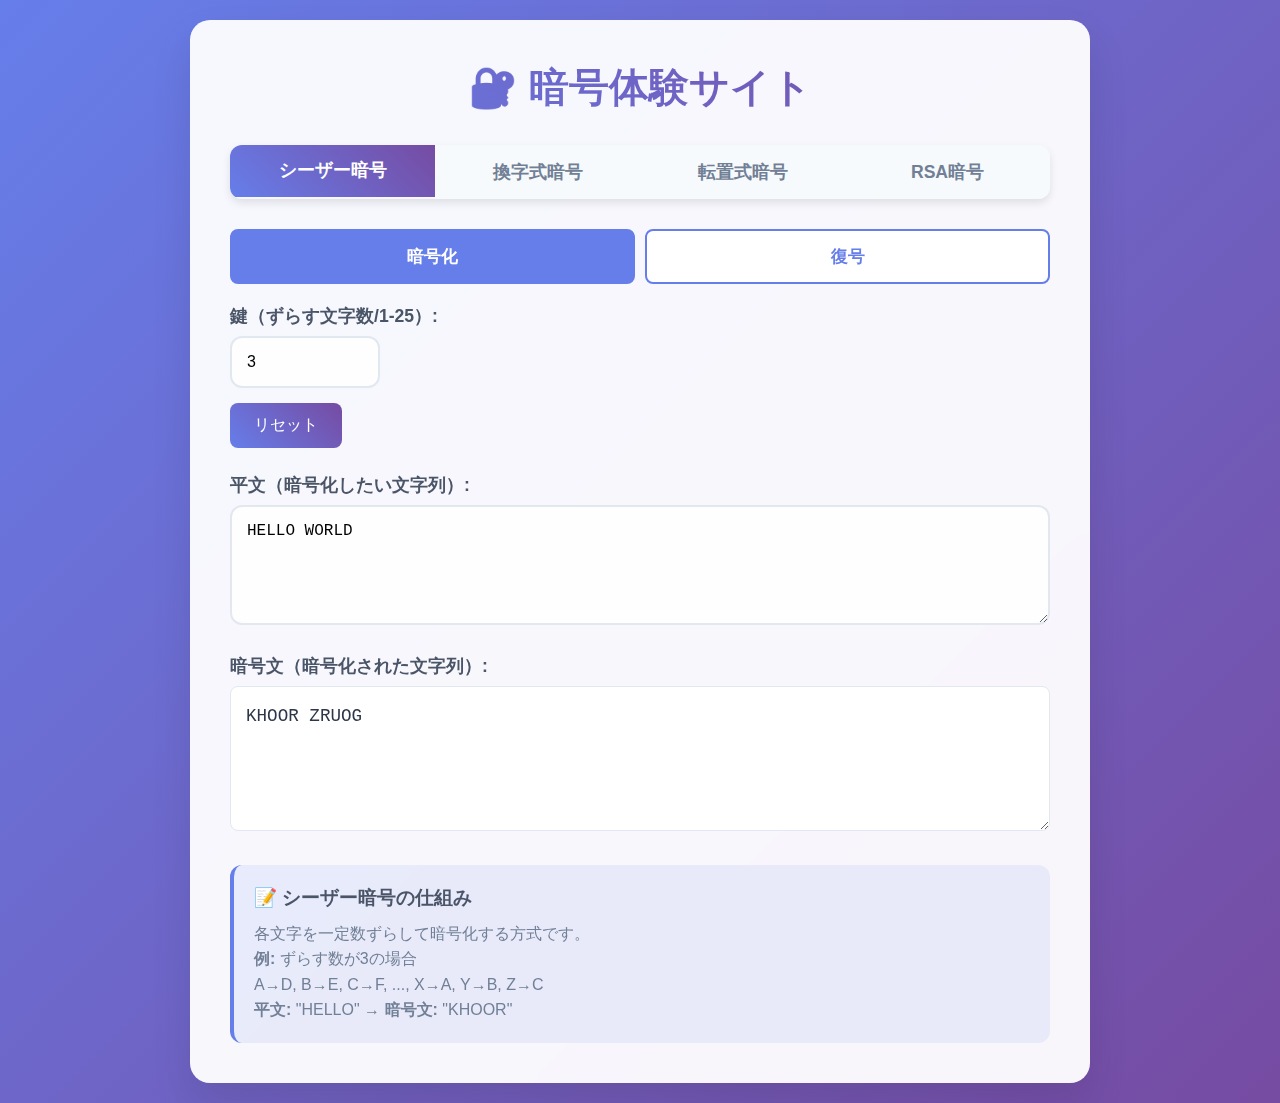
<file: index.html>
<!DOCTYPE html>
<html lang="en">

<head>
    <meta charset="UTF-8">
    <meta name="viewport" content="width=device-width, initial-scale=1.0">
    <title>暗号体験サイト</title>
    <link rel="stylesheet" href="style.css">
</head>

<body>
    <div class="container">
        <h1>🔐 暗号体験サイト</h1>

        <div class="cipher-tabs">
            <button class="tab-button active" onclick="switchTab('caesar')">シーザー暗号</button>
            <button class="tab-button" onclick="switchTab('substitution')">換字式暗号</button>
            <button class="tab-button" onclick="switchTab('scytale')">転置式暗号</button>
            <button class="tab-button" onclick="switchTab('rsa')">RSA暗号</button>
        </div>

        <!-- シーザー暗号セクション -->
        <div id="caesar-section" class="cipher-section active">
            <div class="mode-toggle">
                <button class="mode-btn active" onclick="setCaesarMode('encrypt')">暗号化</button>
                <button class="mode-btn" onclick="setCaesarMode('decrypt')">復号</button>
            </div>

            <div class="input-group">
                <label for="shift">鍵（ずらす文字数/1-25）:</label>
                <input type="number" id="shift" class="shift-input" min="1" max="25" value="3"
                    oninput="processCaesar()">
                <div class="button-group">
                    <button class="btn" onclick="resetCaesar()">リセット</button>
                </div>
            </div>

            <div class="input-group">
                <label for="caesar-input" id="caesar-input-label">平文（暗号化したい文字列）:</label>
                <textarea id="caesar-input" placeholder="暗号化したい文字列を入力してください..." oninput="processCaesar()"></textarea>
            </div>

            <div class="input-group">
                <label id="caesar-output-label">暗号文（暗号化された文字列）:</label>
                <textarea id="caesar-output" class="output-text" readonly placeholder="ここに暗号化された文字列が表示されます" rows="4"></textarea>
            </div>

            <div class="example">
                <h3>📝 シーザー暗号の仕組み</h3>
                <p>
                    各文字を一定数ずらして暗号化する方式です。<br>
                    <strong>例:</strong> ずらす数が3の場合<br>
                    A→D, B→E, C→F, ..., X→A, Y→B, Z→C<br>
                    <strong>平文:</strong> "HELLO" → <strong>暗号文:</strong> "KHOOR"
                </p>
            </div>
        </div>

        <!-- 換字式暗号セクション -->
        <div id="substitution-section" class="cipher-section">
            <div class="mode-toggle">
                <button class="mode-btn active" onclick="setSubstitutionMode('encrypt')">暗号化</button>
                <button class="mode-btn" onclick="setSubstitutionMode('decrypt')">復号</button>
            </div>

            <div class="input-group">
                <!-- <label for="substitution-key">暗号化キー（26文字のアルファベット）:</label> -->
                <input hidden type="text" id="substitution-key" class="substitution-key"
                    placeholder="QWERTYUIOPASDFGHJKLZXCVBNM" maxlength="26" oninput="processSubstitution()">
                <div class="input-group">
                    <label for="key-number">鍵（対応表/1-300）:</label>
                    <input type="number" id="key-number" class="shift-input" min="1" max="300" value="1"
                        oninput="selectKeyByNumber()">
                </div>
                <div class="button-group">
                    <!-- <button class="btn-secondary btn" onclick="selectKeyByNumber()">キー選択</button> -->
                    <button class="btn" onclick="resetSubstitution()">リセット</button>
                </div>
            </div>

            <div class="key-display" id="key-display">
                <strong>対応表:</strong><br>
                <span id="alphabet-display">A B C D E F G H I J K L M N O P Q R S T U V W X Y Z</span><br>
                <span id="key-display-text">↓ ↓ ↓ ↓ ↓ ↓ ↓ ↓ ↓ ↓ ↓ ↓ ↓ ↓ ↓ ↓ ↓ ↓ ↓ ↓ ↓ ↓ ↓ ↓ ↓ ↓</span><br>
                <span id="substitution-display">Q W E R T Y U I O P A S D F G H J K L Z X C V B N M</span>
            </div>

            <div class="input-group">
                <label for="substitution-input" id="substitution-input-label">平文（暗号化したい文字列）:</label>
                <textarea id="substitution-input" placeholder="暗号化したい文字列を入力してください..." oninput="processSubstitution()"></textarea>
            </div>

            <div class="input-group">
                <label id="substitution-output-label">暗号文（暗号化された文字列）:</label>
                <textarea id="substitution-output" class="output-text" readonly placeholder="ここに暗号化された文字列が表示されます" rows="4"></textarea>
            </div>

            <div class="example">
                <h3>📝 換字式暗号の仕組み</h3>
                <p>
                    各文字を別の文字にで置き換える暗号方式です。<br>
                    26文字のアルファベットを別の順序に並べた対応表を使用します。<br>
                    <strong>例:</strong> A→Q, B→W, C→E, D→R, E→T...<br>
                    <strong>平文:</strong> "HELLO" → <strong>暗号文:</strong> "ITSSG"
                </p>
            </div>
        </div>

        <!-- スキュタレー暗号セクション -->
        <div id="scytale-section" class="cipher-section">
            <div class="mode-toggle">
                <button class="mode-btn active" onclick="setScytaleMode('encrypt')">暗号化</button>
                <button class="mode-btn" onclick="setScytaleMode('decrypt')">復号</button>
            </div>

            <div class="input-group">
                <label for="scytale-rows">鍵（区切る文字数/2-20）:</label>
                <input type="number" id="scytale-rows" class="shift-input" min="2" max="20" value="4"
                    oninput="processScytale()">
                <div class="button-group">
                    <button class="btn" onclick="resetScytale()">リセット</button>
                </div>
            </div>

            <div class="input-group">
                <label for="scytale-input" id="scytale-input-label">平文（暗号化したい文字列）:</label>
                <textarea id="scytale-input" placeholder="暗号化したい文字列を入力してください..." oninput="processScytale()"></textarea>
            </div>

            <!-- <div class="output-section"> -->
                <div class="input-group">
                    <label id="scytale-output-label">暗号文（暗号化された文字列）:</label>
                    <textarea id="scytale-output" class="output-text" readonly placeholder="ここに暗号化された文字列が表示されます" rows="4"></textarea>
                </div>
                <div id="scytale-matrix" class="scytale-matrix"></div>
            <!-- </div> -->
            <div class="example">
                <h3>📝 スキュタレー暗号の仕組み</h3>
                <p>
                    棒に紙を巻き付けて文字を書き、紙をほどくと文字が並び替わる古代ギリシャの転置式暗号です。<br>
                    <strong>例:</strong> 行数4、平文: "WEAREDISCOVEREDRUN"<br>
                    <strong>暗号文:</strong> "WVNREAEERDDCUIOSER"
                </p>
            </div>
        </div>

        <!-- RSA暗号セクション -->
        <div id="rsa-section" class="cipher-section">
            <div class="mode-toggle">
                <button class="mode-btn active" onclick="setRsaMode('encrypt')">暗号化</button>
                <button class="mode-btn" onclick="setRsaMode('decrypt')">復号</button>
            </div>

            <div class="input-group">
                <label for="rsa-public-key">公開鍵 (n, e):</label>
                <input type="text" id="rsa-public-key" placeholder="例: 3233,17" oninput="processRsa()">
            </div>
            <div class="input-group">
                <label for="rsa-private-key">秘密鍵 (n, d):</label>
                <input type="password" id="rsa-private-key" placeholder="例: 3233,413" oninput="processRsa()">
                <div class="button-group">
                    <button class="btn-secondary btn" onclick="generateRsaKey()">簡易鍵生成</button>
                    <button class="btn" onclick="resetRsa()">リセット</button>
                    <button class="btn" id="toggle-rsa-key-visibility" onclick="toggleRsaKeyVisibility()">表示</button>
                </div>
            </div>

            <div class="input-group">
                <label for="rsa-input" id="rsa-input-label">平文（暗号化したい文字列）:</label>
                <textarea id="rsa-input" placeholder="暗号化したい文字列を入力してください..." oninput="processRsa()"></textarea>
            </div>

            <div class="input-group">
                <label id="rsa-output-label">暗号文（暗号化された文字列）:</label>
                <textarea id="rsa-output" class="output-text" readonly placeholder="ここに結果が表示されます" rows="4"></textarea>
            </div>
            <div class="example">
                <h3>📝 RSA暗号の仕組み</h3>
                <p>
                    大きな素数を使った公開鍵暗号方式です。<br>
                    <strong>例:</strong> 公開鍵 (n=3233, e=17), 秘密鍵 (n=3233, d=413)<br>
                    <strong>平文:</strong> "HELLO" → <strong>暗号文:</strong> "..."
                </p>
            </div>
        </div>
    </div>

    <script src="substitution-keys.js"></script>
    <script src="script.js"></script>
    <script>
        // ここには何も記述しません（関数定義はcrypt2.jsに移動）
    </script>
</body>

</html>
</file>
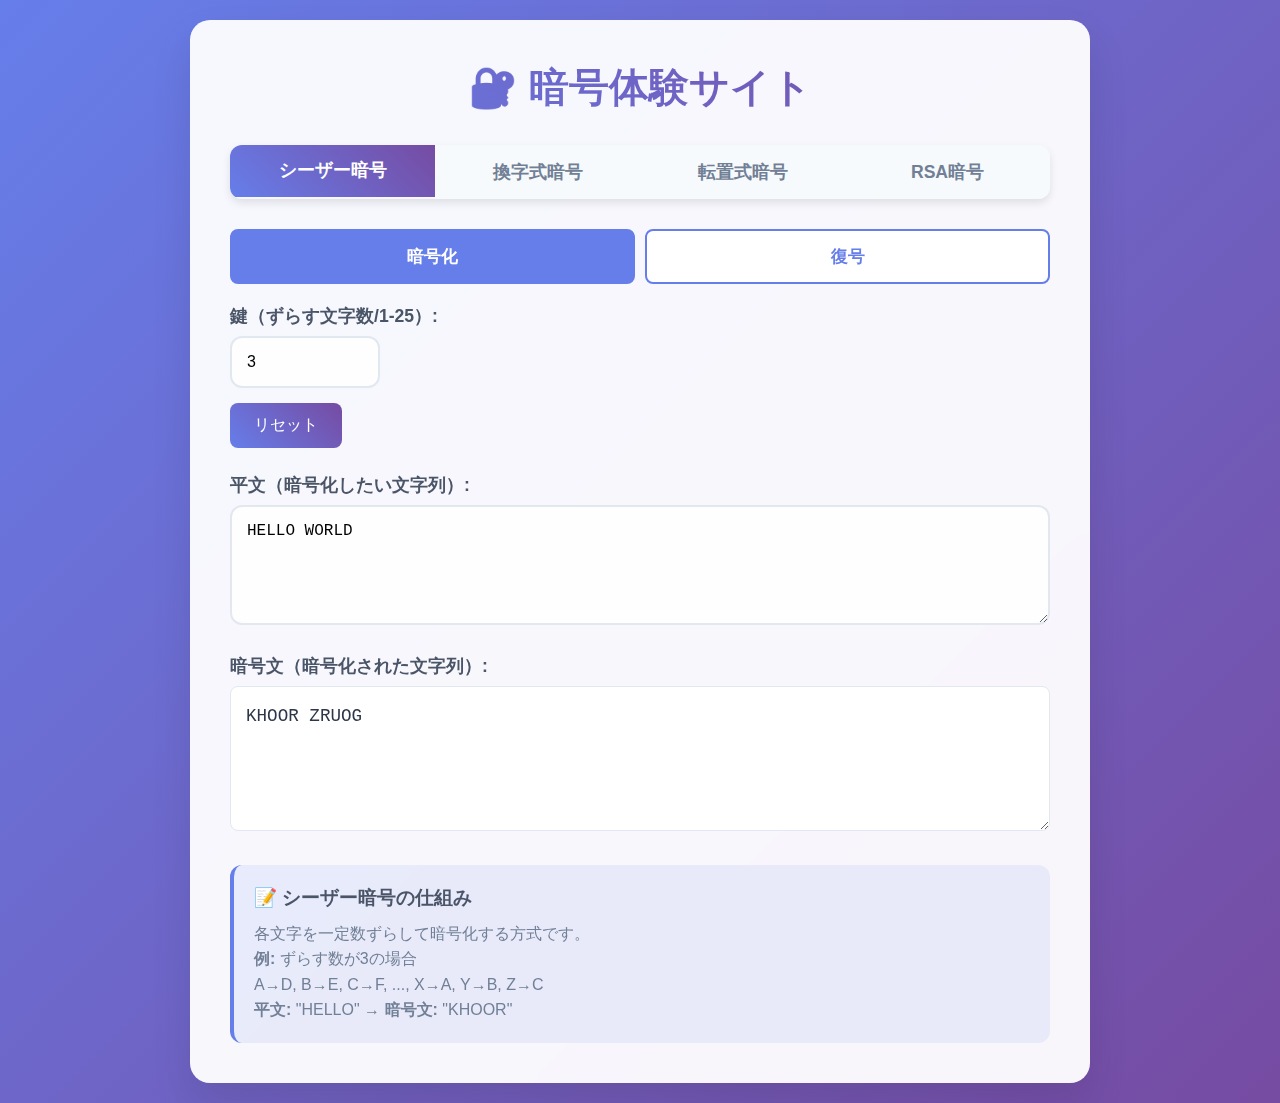
<file: hidden.html>
<!DOCTYPE html>
<html lang="en">

<head>
    <meta charset="UTF-8">
    <meta name="viewport" content="width=device-width, initial-scale=1.0">
    <title>隠し暗号体験サイト</title>
    <link rel="stylesheet" href="style.css">
</head>

<body>
    <div class="container">
        <h1>🔐 暗号体験サイト</h1>

        <div class="cipher-tabs">
            <button class="tab-button active" onclick="switchTab('caesar')">シーザー暗号</button>
            <button class="tab-button" onclick="switchTab('substitution')">換字式暗号</button>
            <button class="tab-button" onclick="switchTab('scytale')">転置式暗号</button>
            <button class="tab-button" onclick="switchTab('rsa')">RSA暗号</button>
        </div>

        <!-- シーザー暗号セクション -->
        <div id="caesar-section" class="cipher-section active">
            <div class="mode-toggle">
                <button class="mode-btn active" onclick="setCaesarMode('encrypt')">暗号化</button>
                <button class="mode-btn" onclick="setCaesarMode('decrypt')">復号</button>
            </div>

            <div class="input-group">
                <label for="shift">鍵（ずらす文字数/1-25）:</label>
                <input type="number" id="shift" class="shift-input" min="1" max="25" value="3"
                    oninput="processCaesar()">
                <div class="button-group">
                    <button class="btn" onclick="resetCaesar()">リセット</button>
                </div>
            </div>

            <div class="input-group">
                <label for="caesar-input" id="caesar-input-label">平文（暗号化したい文字列）:</label>
                <textarea id="caesar-input" placeholder="暗号化したい文字列を入力してください..." oninput="processCaesar()"></textarea>
            </div>

            <div class="input-group">
                <label id="caesar-output-label">暗号文（暗号化された文字列）:</label>
                <textarea id="caesar-output" class="output-text" readonly placeholder="ここに暗号化された文字列が表示されます" rows="4"></textarea>
            </div>

            <div class="example">
                <h3>📝 シーザー暗号の仕組み</h3>
                <p>
                    各文字を一定数ずらして暗号化する方式です。<br>
                    <strong>例:</strong> ずらす数が3の場合<br>
                    A→D, B→E, C→F, ..., X→A, Y→B, Z→C<br>
                    <strong>平文:</strong> "HELLO" → <strong>暗号文:</strong> "KHOOR"
                </p>
            </div>
        </div>

        <!-- 換字式暗号セクション -->
        <div id="substitution-section" class="cipher-section">
            <div class="mode-toggle">
                <button class="mode-btn active" onclick="setSubstitutionMode('encrypt')">暗号化</button>
                <button class="mode-btn" onclick="setSubstitutionMode('decrypt')">復号</button>
            </div>

            <div class="input-group">
                <!-- <label for="substitution-key">暗号化キー（26文字のアルファベット）:</label> -->
                <input hidden type="text" id="substitution-key" class="substitution-key"
                    placeholder="QWERTYUIOPASDFGHJKLZXCVBNM" maxlength="26" oninput="processSubstitution()">
                <div class="input-group">
                    <label for="key-number">鍵（対応表/1-300）:</label>
                    <input type="number" id="key-number" class="shift-input" min="1" max="300" value="1"
                        oninput="selectKeyByNumber()">
                </div>
                <div class="button-group">
                    <!-- <button class="btn-secondary btn" onclick="selectKeyByNumber()">キー選択</button> -->
                    <button class="btn" onclick="resetSubstitution()">リセット</button>
                </div>
            </div>

            <div class="key-display" id="key-display">
                <strong>対応表:</strong><br>
                <span id="alphabet-display">A B C D E F G H I J K L M N O P Q R S T U V W X Y Z</span><br>
                <span id="key-display-text">↓ ↓ ↓ ↓ ↓ ↓ ↓ ↓ ↓ ↓ ↓ ↓ ↓ ↓ ↓ ↓ ↓ ↓ ↓ ↓ ↓ ↓ ↓ ↓ ↓ ↓</span><br>
                <span id="substitution-display">Q W E R T Y U I O P A S D F G H J K L Z X C V B N M</span>
            </div>

            <div class="input-group">
                <label for="substitution-input" id="substitution-input-label">平文（暗号化したい文字列）:</label>
                <textarea id="substitution-input" placeholder="暗号化したい文字列を入力してください..." oninput="processSubstitution()"></textarea>
            </div>

            <div class="input-group">
                <label id="substitution-output-label">暗号文（暗号化された文字列）:</label>
                <textarea id="substitution-output" class="output-text" readonly placeholder="ここに暗号化された文字列が表示されます" rows="4"></textarea>
            </div>

            <div class="example">
                <h3>📝 換字式暗号の仕組み</h3>
                <p>
                    各文字を別の文字にで置き換える暗号方式です。<br>
                    26文字のアルファベットを別の順序に並べた対応表を使用します。<br>
                    <strong>例:</strong> A→Q, B→W, C→E, D→R, E→T...<br>
                    <strong>平文:</strong> "HELLO" → <strong>暗号文:</strong> "ITSSG"
                </p>
            </div>
        </div>

        <!-- スキュタレー暗号セクション -->
        <div id="scytale-section" class="cipher-section">
            <div class="mode-toggle">
                <button class="mode-btn active" onclick="setScytaleMode('encrypt')">暗号化</button>
                <button class="mode-btn" onclick="setScytaleMode('decrypt')">復号</button>
            </div>

            <div class="input-group">
                <label for="scytale-rows">鍵（区切る文字数/2-20）:</label>
                <input type="number" id="scytale-rows" class="shift-input" min="2" max="20" value="4"
                    oninput="processScytale()">
                <div class="button-group">
                    <button class="btn" onclick="resetScytale()">リセット</button>
                </div>
            </div>

            <div class="input-group">
                <label for="scytale-input" id="scytale-input-label">平文（暗号化したい文字列）:</label>
                <textarea id="scytale-input" placeholder="暗号化したい文字列を入力してください..." oninput="processScytale()"></textarea>
            </div>

            <!-- <div class="output-section"> -->
                <div class="input-group">
                    <label id="scytale-output-label">暗号文（暗号化された文字列）:</label>
                    <textarea id="scytale-output" class="output-text" readonly placeholder="ここに暗号化された文字列が表示されます" rows="4"></textarea>
                </div>
                <div id="scytale-matrix" class="scytale-matrix"></div>
            <!-- </div> -->
            <div class="example">
                <h3>📝 スキュタレー暗号の仕組み</h3>
                <p>
                    棒に紙を巻き付けて文字を書き、紙をほどくと文字が並び替わる古代ギリシャの転置式暗号です。<br>
                    <strong>例:</strong> 行数4、平文: "WEAREDISCOVEREDRUN"<br>
                    <strong>暗号文:</strong> "WVNREAEERDDCUIOSER"
                </p>
            </div>
        </div>

        <!-- RSA暗号セクション -->
        <div id="rsa-section" class="cipher-section">
            <div class="mode-toggle">
                <button class="mode-btn active" onclick="setRsaMode('encrypt')">暗号化</button>
                <button class="mode-btn" onclick="setRsaMode('decrypt')">復号</button>
            </div>

            <div class="input-group">
                <label for="rsa-public-key">公開鍵 (n, e):</label>
                <input type="text" id="rsa-public-key" placeholder="例: 3233,17" oninput="processRsa()">
            </div>
            <div class="input-group">
                <label for="rsa-private-key">秘密鍵 (n, d):</label>
                <input type="password" id="rsa-private-key" placeholder="例: 3233,413" oninput="processRsa()">
                <div class="button-group">
                    <button class="btn-secondary btn" onclick="generateRsaKey()">簡易鍵生成</button>
                    <button class="btn" onclick="resetRsa()">リセット</button>
                    <button class="btn" id="toggle-rsa-key-visibility" onclick="toggleRsaKeyVisibility()">表示</button>
                </div>
            </div>

            <div class="input-group">
                <label for="rsa-input" id="rsa-input-label">平文（暗号化したい文字列）:</label>
                <textarea id="rsa-input" placeholder="暗号化したい文字列を入力してください..." oninput="processRsa()"></textarea>
            </div>

            <div class="input-group">
                <label id="rsa-output-label">暗号文（暗号化された文字列）:</label>
                <textarea id="rsa-output" class="output-text" readonly placeholder="ここに結果が表示されます" rows="4"></textarea>
            </div>
            <div class="example">
                <h3>📝 RSA暗号の仕組み</h3>
                <p>
                    大きな素数を使った公開鍵暗号方式です。<br>
                    <strong>例:</strong> 公開鍵 (n=3233, e=17), 秘密鍵 (n=3233, d=413)<br>
                    <strong>平文:</strong> "HELLO" → <strong>暗号文:</strong> "..."
                </p>
            </div>
        </div>
    </div>

    <script src="substitution-keys.js"></script>
    <script src="script.js"></script>
    <script>
        // ここには何も記述しません（関数定義はcrypt2.jsに移動）
    </script>
</body>

</html>
</file>
<file: style.css>
/* すべての要素のリセット */
* {
    margin: 0;
    padding: 0;
    box-sizing: border-box;
}

/* 背景 */
body {
    font-family: 'Segoe UI', Tahoma, Geneva, Verdana, sans-serif;
    background: linear-gradient(135deg, #667eea 0%, #764ba2 100%);
    min-height: 100vh;
    padding: 20px;
}

/* コンテナ */
.container {
    max-width: 900px;
    margin: 0 auto;
    background: rgba(255, 255, 255, 0.95);
    backdrop-filter: blur(10px);
    border-radius: 20px;
    box-shadow: 0 20px 40px rgba(0, 0, 0, 0.1);
    padding: 40px;
}

h1 {
    text-align: center;
    color: #4a5568;
    margin-bottom: 30px;
    font-size: 2.5rem;
    background: linear-gradient(45deg, #667eea, #764ba2);
    -webkit-background-clip: text;
    -webkit-text-fill-color: transparent;
    background-clip: text;
}

.cipher-tabs {
    display: flex;
    margin-bottom: 30px;
    border-radius: 12px;
    overflow: hidden;
    box-shadow: 0 4px 8px rgba(0, 0, 0, 0.1);
}

.tab-button {
    flex: 1;
    padding: 15px 20px;
    background: #f7fafc;
    border: none;
    cursor: pointer;
    font-size: 1.1rem;
    font-weight: 600;
    color: #718096;
    transition: all 0.3s ease;
}

.tab-button.active {
    background: linear-gradient(45deg, #667eea, #764ba2);
    color: white;
    transform: translateY(-2px);
}

.tab-button:hover:not(.active) {
    background: #edf2f7;
    color: #4a5568;
}

.cipher-section {
    display: none;
}

.cipher-section.active {
    display: block;
}

.input-group {
    margin-bottom: 25px;
}

label {
    display: block;
    margin-bottom: 8px;
    font-weight: 600;
    color: #4a5568;
    font-size: 1.1rem;
}

input[type="text"],
input[type="number"],
textarea,
input[type="password"] {
    width: 100%;
    padding: 15px;
    border: 2px solid #e2e8f0;
    border-radius: 12px;
    font-size: 1rem;
    transition: all 0.3s ease;
    background: rgba(255, 255, 255, 0.8);
}

input[type="text"]:focus,
input[type="number"]:focus,
textarea:focus,
input[type="password"]:focus {
    outline: none;
    border-color: #667eea;
    box-shadow: 0 0 0 3px rgba(102, 126, 234, 0.1);
    transform: translateY(-2px);
}

textarea {
    resize: vertical;
    min-height: 120px;
}

.shift-input {
    max-width: 150px;
}

.mode-toggle {
    display: flex;
    gap: 10px;
    margin-bottom: 20px;
    align-items: center;
}

.mode-btn {
    /* 横並び時に左右それぞれ占有できるようにする */
    flex: 1 1 50%;
    min-width: 0; /* flex 要素内での折り返しを防ぐ */
    padding: 14px 12px;
    border: 2px solid #667eea;
    background: white;
    color: #667eea;
    border-radius: 8px;
    cursor: pointer;
    transition: all 0.3s ease;
    font-weight: 600;
    text-align: center;
    font-size: 1.05rem;
}

.mode-btn.active {
    background: #667eea;
    color: white;
}

.substitution-key {
    font-family: 'Courier New', monospace;
    font-size: 1.1rem;
    letter-spacing: 2px;
}

.key-display {
    background: #f7fafc;
    padding: 15px;
    border-radius: 8px;
    margin-bottom: 15px;
    font-family: 'Courier New', monospace;
    font-size: 0.9rem;
    line-height: 1.8;
    border: 1px solid #e2e8f0;
}

.output-section {
    margin-top: 30px;
    padding: 20px;
    background: linear-gradient(135deg, #f7fafc 0%, #edf2f7 100%);
    border-radius: 15px;
    border-left: 5px solid #667eea;
}

.output-text {
    font-family: 'Courier New', monospace;
    font-size: 1.1rem;
    line-height: 1.6;
    color: #2d3748;
    word-break: break-all;
    min-height: 60px;
    padding: 15px;
    background: white;
    border-radius: 8px;
    border: 1px solid #e2e8f0;
}

.button-group {
    display: flex;
    gap: 10px;
    margin-top: 15px;
    flex-wrap: wrap;
}

.btn {
    background: linear-gradient(45deg, #667eea, #764ba2);
    color: white;
    border: none;
    padding: 12px 24px;
    border-radius: 8px;
    font-size: 1rem;
    cursor: pointer;
    transition: all 0.3s ease;
}

.btn:hover {
    transform: translateY(-2px);
    box-shadow: 0 8px 16px rgba(102, 126, 234, 0.3);
}

.btn-secondary {
    background: linear-gradient(45deg, #48bb78, #38a169);
}

.example {
    margin-top: 30px;
    padding: 20px;
    background: rgba(102, 126, 234, 0.1);
    border-radius: 12px;
    border-left: 4px solid #667eea;
}

.example h3 {
    color: #4a5568;
    margin-bottom: 10px;
}

.example p {
    color: #718096;
    line-height: 1.6;
}

.output-copy-group {
    display: flex;
    align-items: center;
    gap: 10px;
}
/* copy-btn styles removed because copy buttons were removed from the HTML */

.scytale-matrix {
    margin-top: 18px;
    overflow-x: auto;
}

.scytale-table {
    border-collapse: collapse;
    margin: 0 auto;
    background: #f7fafc;
}

.scytale-table td {
    border: 1px solid #cbd5e1;
    padding: 8px 12px;
    min-width: 24px;
    text-align: center;
    font-family: 'Courier New', monospace;
    font-size: 1.1rem;
    color: #4a5568;
    background: #fff;
}

@media (max-width: 600px) {
    .container {
        padding: 20px;
    }

    h1 {
        font-size: 2rem;
    }

    .cipher-tabs {
        flex-direction: column;
    }

    .button-group {
        flex-direction: column;
    }

    /* モバイルではボタンを縦並びにしてタップしやすくする */
    .mode-toggle {
        flex-direction: column;
        gap: 8px;
    }
    .mode-btn {
        width: 100%;
    }
}
</file>
